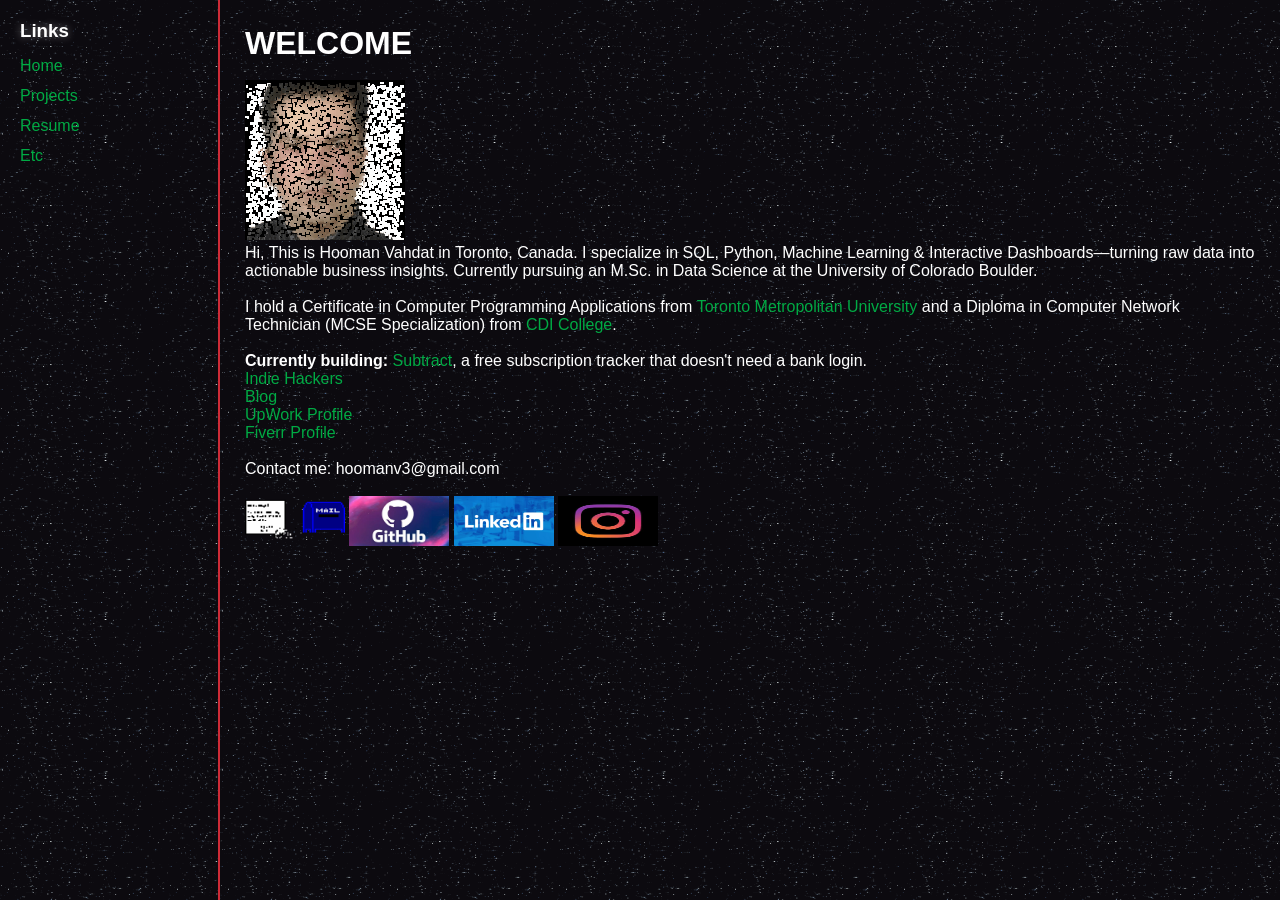
<file: index.html>
<!DOCTYPE html>
<html>
<head>
    <title>Hooman's Page</title>
    <link rel="stylesheet" href="mainstyle.css">
</head>

<body>
<div id="wrapper">

    <div id="leftcolumn">
        <h3>Links</h3>
        <a href="index.html">Home</a>
        <a href="projects.html">Projects</a>
        <a href="resume.html">Resume</a>
        <a href="etc.html">Etc</a>
    </div>

    <div id="content">
        <h1>WELCOME</h1>
    
        <p>
            <br><img src="hooman.gif"></img>
            <br>Hi, This is Hooman Vahdat in Toronto, Canada. I specialize in SQL, Python, Machine Learning & Interactive Dashboards—turning raw data into actionable business insights.
                Currently pursuing an M.Sc. in Data Science at the University of Colorado Boulder.
        </p>
        <p>
             <br>I hold a Certificate in Computer Programming Applications from <a href="http://www.torontomu.ca">Toronto Metropolitan University</a>
                and a Diploma in Computer Network Technician (MCSE Specialization) from <a href="http://www.cdicollege.ca">CDI College</a>.
        </p> 
        
             <p>
             <br><b>Currently building:</b>
             <a href="https://hoomanxo.github.io/subtract/?ref=portfolio">Subtract</a>,
             a free subscription tracker that doesn't need a bank login.
             <br><a href="https://www.indiehackers.com/hoomanxo">Indie Hackers</a>
             <br><a href="http://hoomanvahdat0.github.io"> Blog </a>
             <br><a href="https://www.upwork.com/freelancers/~01296bbcc2396a072c?mp_source=share"> UpWork Profile </a>
             <br><a href="https://www.fiverr.com/s/Neek8zp"> Fiverr Profile </a>
        </p>
            
        </p>
                
        <p>
             <br>Contact me: hoomanv3@gmail.com
        </p> 
        <p>
            <br>
            <a href="mailto:hoomanv3@gmail.com"><img src="email.gif"  width="100" height="50"></a>
            <a href="https://github.com/hoomanv3xo/hoomanv3xo"><img src="github.webp" width="100" height="50"></a>
            <a href="http://www.linkedin.com/in/hoomanvahdat"><img src="linkedin.webp" width="100" height="50"></a>
            <a href="https://www.instagram.com/hooman_the_coder"><img src="instagram.jpg" width="100" height="50"></a>
            
        </p>
    </div>

</div>



</body>
</html>
</file>
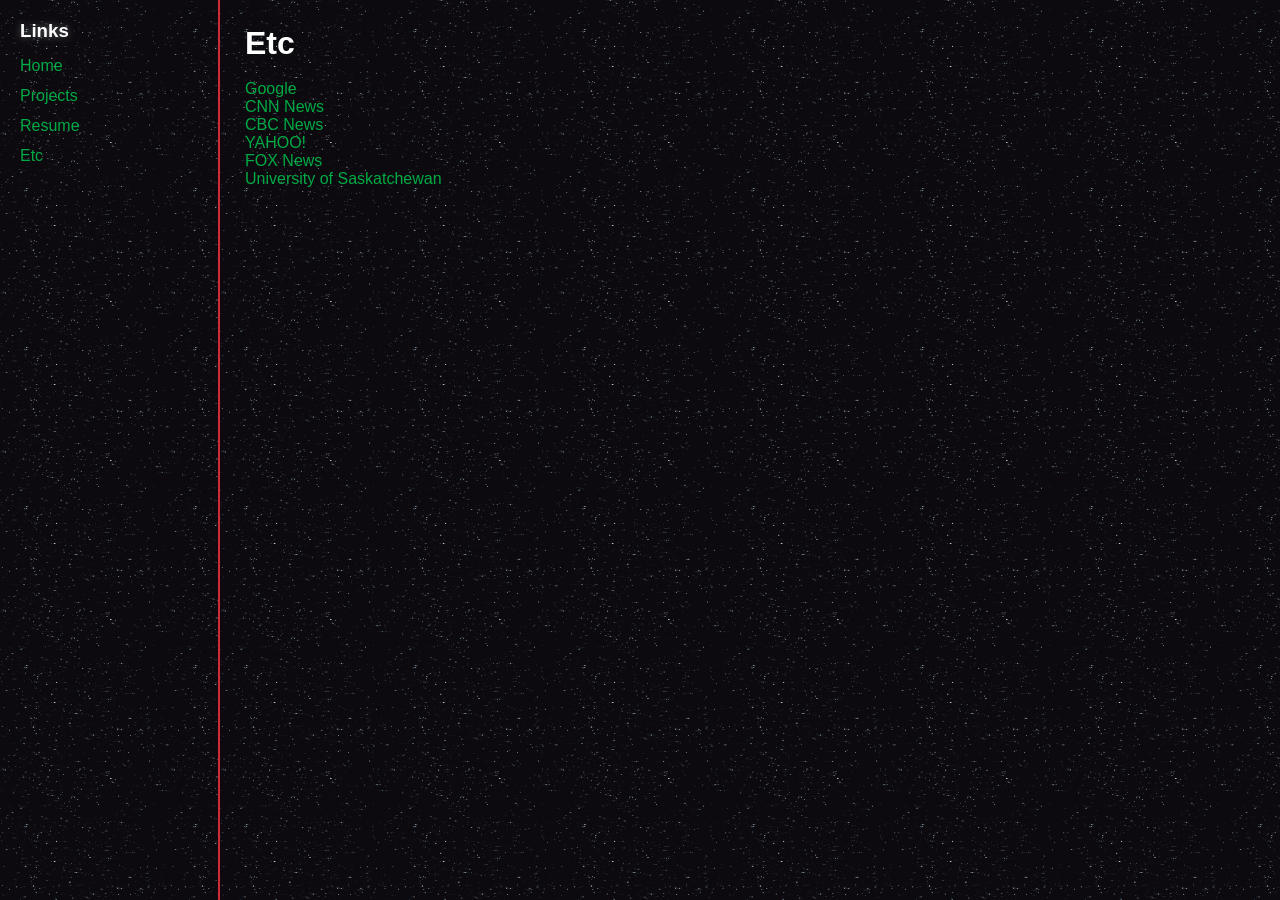
<file: etc.html>
<!DOCTYPE html>
<html>
<head>
    <title>Hooman's Page</title>
    <link rel="stylesheet" href="mainstyle.css">
</head>

<body>
<div id="wrapper">

    <div id="leftcolumn">
        <h3>Links</h3>
        <a href="index.html">Home</a>
        <a href="projects.html">Projects</a>
        <a href="resume.html">Resume</a>
        <a href="etc.html">Etc</a>
    </div>

    <div id="content">
        <h1>Etc</h1>

        <p>
            <br><a href="http://www.google.com">Google</a>
            <br><a href="http://www.cnn.com">CNN News</a>
            <br><a href="http://www.cbc.ca">CBC News</a>
            <br><a href="http://www.yahoo.com">YAHOO!</a>
            <br><a href="http://www.foxnews.com">FOX News</a>
            <br><a href="http://www.usask.ca">University of Saskatchewan</a>
            
        </p>
    </div>

</div>



</body>
</html>
</file>
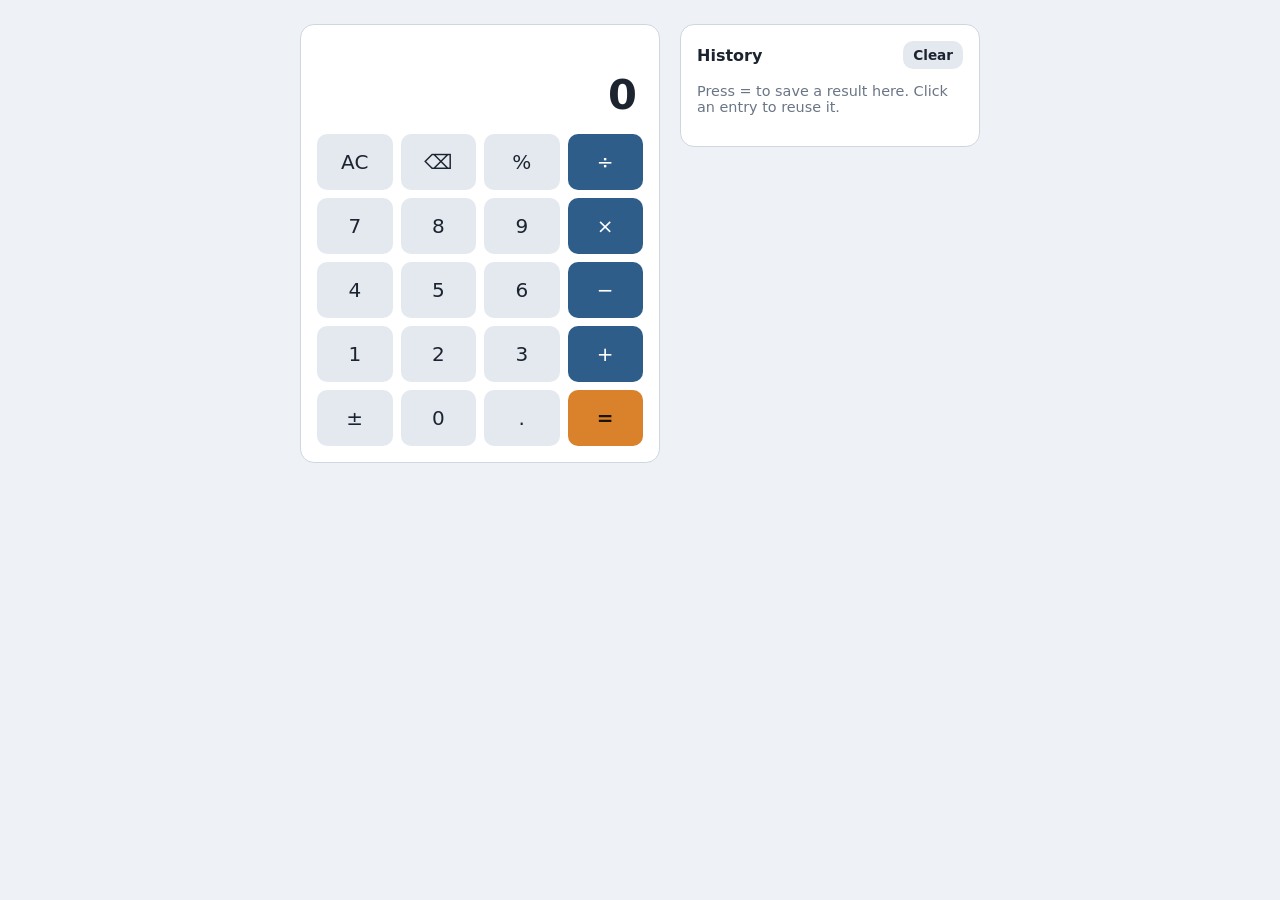
<file: js-calculator.html>
<!DOCTYPE html>
<html lang="en">
<head>
<meta charset="utf-8">
<meta name="viewport" content="width=device-width, initial-scale=1, viewport-fit=cover">
<title>Calculator</title>
<link rel="icon" href="data:image/svg+xml,<svg xmlns=%22http://www.w3.org/2000/svg%22 viewBox=%220 0 100 100%22><text y=%22.9em%22 font-size=%2290%22>🧮</text></svg>">
<style>
:root {
  --bg: #eef1f5; --panel: #ffffff; --ink: #1c2430; --muted: #6a7586;
  --key: #e4e9f0; --key-hover: #d6dde8; --op: #2f5d8a; --op-ink: #ffffff;
  --eq: #d9822b; --eq-ink: #1c1200; --line: #cfd6e0; --focus: #1a73e8;
  box-sizing: border-box;
  padding-top: env(safe-area-inset-top, 0px);
  padding-bottom: env(safe-area-inset-bottom, 0px);
}
@media (prefers-color-scheme: dark) {
  :root:not([data-theme="light"]) {
    --bg: #12161c; --panel: #1b222b; --ink: #e8edf4; --muted: #8b97a8;
    --key: #28313d; --key-hover: #344050; --op: #5c93c9; --op-ink: #0c1118;
    --eq: #e8963f; --eq-ink: #1c1200; --line: #323d4b; --focus: #7ab0ff;
    color-scheme: dark;
  }
}
:root[data-theme="dark"] {
  --bg: #12161c; --panel: #1b222b; --ink: #e8edf4; --muted: #8b97a8;
  --key: #28313d; --key-hover: #344050; --op: #5c93c9; --op-ink: #0c1118;
  --eq: #e8963f; --eq-ink: #1c1200; --line: #323d4b; --focus: #7ab0ff;
  color-scheme: dark;
}
html { scroll-padding-top: env(safe-area-inset-top, 0px); }
* { box-sizing: border-box; }
body {
  margin: 0; min-height: 100vh; background: var(--bg); color: var(--ink);
  font-family: "Segoe UI", system-ui, -apple-system, Roboto, sans-serif;
  display: flex; align-items: flex-start; justify-content: center;
  padding: 24px 16px;
}
.app { display: flex; gap: 20px; flex-wrap: wrap; justify-content: center; width: 100%; max-width: 720px; }
.calc, .history {
  background: var(--panel); border: 1px solid var(--line); border-radius: 14px; padding: 16px;
}
.calc { flex: 1 1 300px; max-width: 360px; }
.history { flex: 1 1 220px; max-width: 300px; min-height: 120px; align-self: flex-start; }
.display { text-align: right; padding: 8px 6px 14px; min-height: 92px; overflow: hidden; }
.expr { color: var(--muted); font-size: 0.95rem; min-height: 1.4em; overflow-wrap: anywhere; }
.value { font-size: 2.6rem; font-weight: 600; font-variant-numeric: tabular-nums; line-height: 1.2; overflow-wrap: anywhere; }
.value.small { font-size: 1.4rem; }
.keys { display: grid; grid-template-columns: repeat(4, 1fr); gap: 8px; }
button {
  font: inherit; font-size: 1.25rem; padding: 16px 0; border: 0; border-radius: 10px;
  background: var(--key); color: var(--ink); cursor: pointer;
}
button:hover { background: var(--key-hover); }
button:active { transform: translateY(1px); }
button:focus-visible { outline: 3px solid var(--focus); outline-offset: 2px; }
button.op { background: var(--op); color: var(--op-ink); }
button.op.active { outline: 3px solid var(--eq); outline-offset: -3px; }
button.eq { background: var(--eq); color: var(--eq-ink); font-weight: 700; }
button.wide { grid-column: span 2; }
.history h2 { font-size: 1rem; margin: 0 0 10px; display: flex; justify-content: space-between; align-items: center; }
.history h2 button { font-size: 0.85rem; padding: 6px 10px; }
.history ul { list-style: none; margin: 0; padding: 0; }
.history li { padding: 8px 0; border-top: 1px solid var(--line); font-variant-numeric: tabular-nums; cursor: pointer; }
.history li:hover { color: var(--op); }
.history li small { display: block; color: var(--muted); }
.empty { color: var(--muted); font-size: 0.9rem; }
@media (prefers-reduced-motion: no-preference) { button { transition: background 0.12s; } }
</style>
</head>
<body>
<div class="app">
  <main class="calc" aria-label="Calculator">
    <div class="display" aria-live="polite">
      <div class="expr" id="expr"></div>
      <div class="value" id="value">0</div>
    </div>
    <div class="keys" id="keys">
      <button data-action="clear">AC</button>
      <button data-action="back" aria-label="Backspace">⌫</button>
      <button data-action="percent">%</button>
      <button class="op" data-op="/" aria-label="Divide">÷</button>
      <button data-digit="7">7</button><button data-digit="8">8</button><button data-digit="9">9</button>
      <button class="op" data-op="*" aria-label="Multiply">×</button>
      <button data-digit="4">4</button><button data-digit="5">5</button><button data-digit="6">6</button>
      <button class="op" data-op="-" aria-label="Subtract">−</button>
      <button data-digit="1">1</button><button data-digit="2">2</button><button data-digit="3">3</button>
      <button class="op" data-op="+" aria-label="Add">+</button>
      <button data-action="negate" aria-label="Change sign">±</button>
      <button data-digit="0">0</button>
      <button data-action="dot">.</button>
      <button class="eq" data-action="equals">=</button>
    </div>
  </main>
  <aside class="history" aria-label="History">
    <h2>History <button id="clearHistory" type="button">Clear</button></h2>
    <ul id="historyList"></ul>
    <p class="empty" id="emptyMsg">Press = to save a result here. Click an entry to reuse it.</p>
  </aside>
</div>

<script>
(function () {
  var exprEl = document.getElementById("expr");
  var valueEl = document.getElementById("value");
  var keysEl = document.getElementById("keys");
  var listEl = document.getElementById("historyList");
  var emptyMsg = document.getElementById("emptyMsg");
  var SYMBOL = { "+": "+", "-": "−", "*": "×", "/": "÷" };

  var current = "0";      // number being typed
  var previous = null;    // left-hand number
  var operator = null;    // pending operator
  var fresh = false;      // next digit starts a new number
  var errored = false;

  function fmt(n) {
    if (!isFinite(n)) return "Error";
    return String(Number(n.toPrecision(12)));
  }

  function render() {
    valueEl.textContent = current;
    valueEl.classList.toggle("small", current.length > 11);
    exprEl.textContent = operator ? fmt(parseFloat(previous)) + " " + SYMBOL[operator] : "";
    var opButtons = keysEl.querySelectorAll("[data-op]");
    for (var i = 0; i < opButtons.length; i++) {
      opButtons[i].classList.toggle("active", operator === opButtons[i].dataset.op && fresh);
    }
  }

  function showError(msg) {
    errored = true;
    current = msg; previous = null; operator = null; fresh = true;
    render();
  }

  function compute(a, op, b) {
    if (op === "+") return a + b;
    if (op === "-") return a - b;
    if (op === "*") return a * b;
    if (op === "/") return b === 0 ? null : a / b;
  }

  function clearAll() { current = "0"; previous = null; operator = null; fresh = false; errored = false; render(); }

  function inputDigit(d) {
    if (errored) clearAll();
    if (fresh) { current = d; fresh = false; }
    else if (current === "0") current = d;
    else if (current.replace(/[-.]/g, "").length < 15) current += d;
    render();
  }

  function inputDot() {
    if (errored) clearAll();
    if (fresh) { current = "0."; fresh = false; }
    else if (current.indexOf(".") === -1) current += ".";
    render();
  }

  function chooseOp(op) {
    if (errored) return;
    if (operator && !fresh) { if (!evaluate(true)) return; }
    previous = current; operator = op; fresh = true;
    render();
  }

  function evaluate(chain) {
    if (!operator || errored) return true;
    var a = parseFloat(previous), b = parseFloat(current);
    var result = compute(a, operator, b);
    if (result === null) { showError("Can’t divide by zero"); return false; }
    var line = fmt(a) + " " + SYMBOL[operator] + " " + fmt(b);
    current = fmt(result);
    if (!chain) addHistory(line, current);
    previous = null; operator = null; fresh = true;
    render();
    return true;
  }

  function addHistory(line, result) {
    var li = document.createElement("li");
    var small = document.createElement("small");
    small.textContent = line + " =";
    var strong = document.createElement("span");
    strong.textContent = result;
    li.appendChild(small);
    li.appendChild(strong);
    li.dataset.result = result;
    listEl.insertBefore(li, listEl.firstChild);
    while (listEl.children.length > 10) listEl.removeChild(listEl.lastChild);
    emptyMsg.hidden = true;
  }

  function backspace() {
    if (errored) return clearAll();
    if (fresh) return;
    current = current.length > 1 && !(current.length === 2 && current[0] === "-") ? current.slice(0, -1) : "0";
    render();
  }

  function negate() {
    if (errored || current === "0") return;
    current = current[0] === "-" ? current.slice(1) : "-" + current;
    render();
  }

  function percent() {
    if (errored) return;
    current = fmt(parseFloat(current) / 100);
    fresh = true;
    render();
  }

  // One listener on the keypad handles every button (event delegation).
  keysEl.addEventListener("click", function (e) {
    var btn = e.target.closest("button");
    if (!btn) return;
    if (btn.dataset.digit) return inputDigit(btn.dataset.digit);
    if (btn.dataset.op) return chooseOp(btn.dataset.op);
    var actions = { clear: clearAll, back: backspace, percent: percent, negate: negate, dot: inputDot,
                    equals: function () { evaluate(false); } };
    if (actions[btn.dataset.action]) actions[btn.dataset.action]();
  });

  // Keyboard support
  document.addEventListener("keydown", function (e) {
    if (e.ctrlKey || e.metaKey || e.altKey) return;
    var k = e.key;
    if (k >= "0" && k <= "9") inputDigit(k);
    else if (k === ".") inputDot();
    else if ("+-*/".indexOf(k) !== -1) { e.preventDefault(); chooseOp(k); }
    else if (k === "Enter" || k === "=") { e.preventDefault(); evaluate(false); }
    else if (k === "Backspace") backspace();
    else if (k === "Escape") clearAll();
    else if (k === "%") percent();
  });

  // History: click an entry to reuse its result; Clear removes all nodes.
  listEl.addEventListener("click", function (e) {
    var li = e.target.closest("li");
    if (!li) return;
    current = li.dataset.result; previous = null; operator = null; fresh = true; errored = false;
    render();
  });
  document.getElementById("clearHistory").addEventListener("click", function () {
    while (listEl.firstChild) listEl.removeChild(listEl.firstChild);
    emptyMsg.hidden = false;
  });

  render();
})();
</script>
</body>
</html>
</file>
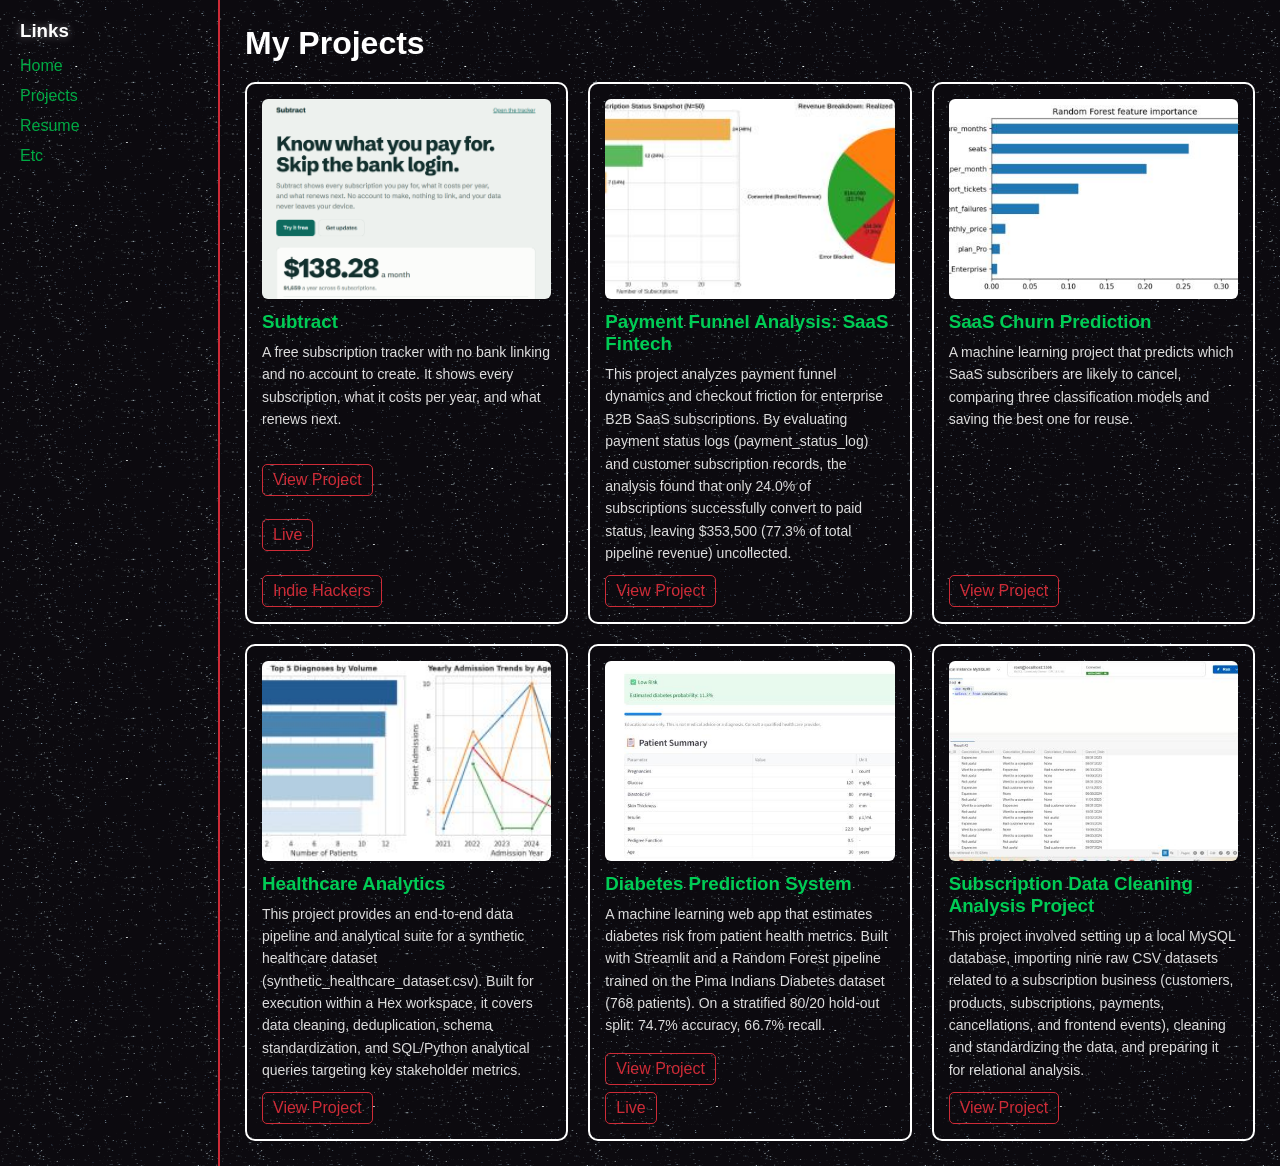
<file: projects.html>
<!DOCTYPE html>
<html>
<head>
    <title>Projects</title>
    <link rel="stylesheet" href="mainstyle.css">
    <style>
        .project-card img {
            width: 100%;
            height: 200px;
            object-fit: cover;
            border-radius: 6px;
            margin-bottom: 12px;
            display: block;
        }
    </style>
</head>
<body>
<div id="wrapper">
    <div id="leftcolumn">
        <h3>Links</h3>
        <a href="index.html">Home</a>
        <a href="projects.html">Projects</a>
        <a href="resume.html">Resume</a>
        <a href="etc.html">Etc</a>
    </div>
    <div id="content">
        <h1>My Projects</h1>
        <div class="projects-container">
            
               <div class="project-card">
                <img src="subtract.png" alt="Subtract subscription tracker">
                <h3>Subtract</h3>
                <p>A free subscription tracker with no bank linking and no account to create. It shows every subscription, what it costs per year, and what renews next.</p>
                <a href="https://github.com/hoomanxo/subtract">View Project</a>
                <a href="https://hoomanxo.github.io/subtract/?ref=portfolio">Live</a>
                <a href="https://www.indiehackers.com/hoomanxo">Indie Hackers</a>
            </div>

               <div class="project-card">
                <img src="funnel.jpg" alt="">
                <h3>Payment Funnel Analysis: SaaS Fintech</h3>
                <p>This project analyzes payment funnel dynamics and checkout friction for enterprise B2B SaaS subscriptions. By evaluating payment status logs (payment_status_log) and customer subscription records, 
                    the analysis found that only 24.0% of subscriptions successfully convert to paid status, leaving $353,500 (77.3% of total pipeline revenue) uncollected.</p>
                <a href="https://github.com/hoomanv3xo/Payment-Funnel-Analysis-SaaS-FinTech">View Project</a>
            </div>
            
            <div class="project-card">
                <img src="churn.jpg" alt="Chat app">
                <h3>SaaS Churn Prediction</h3>
                <p>A machine learning project that predicts which SaaS subscribers are likely to cancel, comparing three classification models and saving the best one for reuse.</p>
                <a href="https://github.com/hoomanv3xo/SaaS_Churn_Prediction">View Project</a>
            </div>

            <div class="project-card">
                <img src="health.jpg" alt="Healthcare Analytics">
                <h3>Healthcare Analytics</h3>
                <p>This project provides an end-to-end data pipeline and analytical suite for a synthetic healthcare dataset (synthetic_healthcare_dataset.csv). 
                    Built for execution within a Hex workspace, it covers data cleaning, deduplication, schema standardization, and SQL/Python analytical queries targeting key stakeholder metrics.</p>
                <a href="https://github.com/hoomanv3xo/HealthCare_Data_Analysis">View Project</a>
            </div>

            <div class="project-card">
                <img src="diabetes.jpg" alt="Diabetes Prediction System">
                <h3>Diabetes Prediction System</h3>
                <p>A machine learning web app that estimates diabetes risk from patient health metrics. Built with Streamlit and a Random Forest pipeline trained on the Pima Indians Diabetes dataset (768 patients).
                On a stratified 80/20 hold-out split: 74.7% accuracy, 66.7% recall.</p>
                <a href="https://github.com/hoomanv3xo/diabetes-prediction-system">View Project</a>
                <a href="https://hooman-diabetes-prediction-system.streamlit.app/">Live</a>
            </div>

            <div class="project-card">
                <img src="cleaning.jpg" alt="Subscription Data Cleaning Analysis Project">
                <h3>Subscription Data Cleaning Analysis Project</h3>
                <p>This project involved setting up a local MySQL database, importing nine raw CSV datasets related to a subscription business 
                    (customers, products, subscriptions, payments, cancellations, and frontend events), cleaning and standardizing the data, and preparing it for relational analysis.</p>
                <a href="https://github.com/hoomanv3xo/Subscription-Data-Cleaning-Analysis-Project">View Project</a>
            </div>
            
        </div>
    </div>
</div>
</body>
</html>
</file>
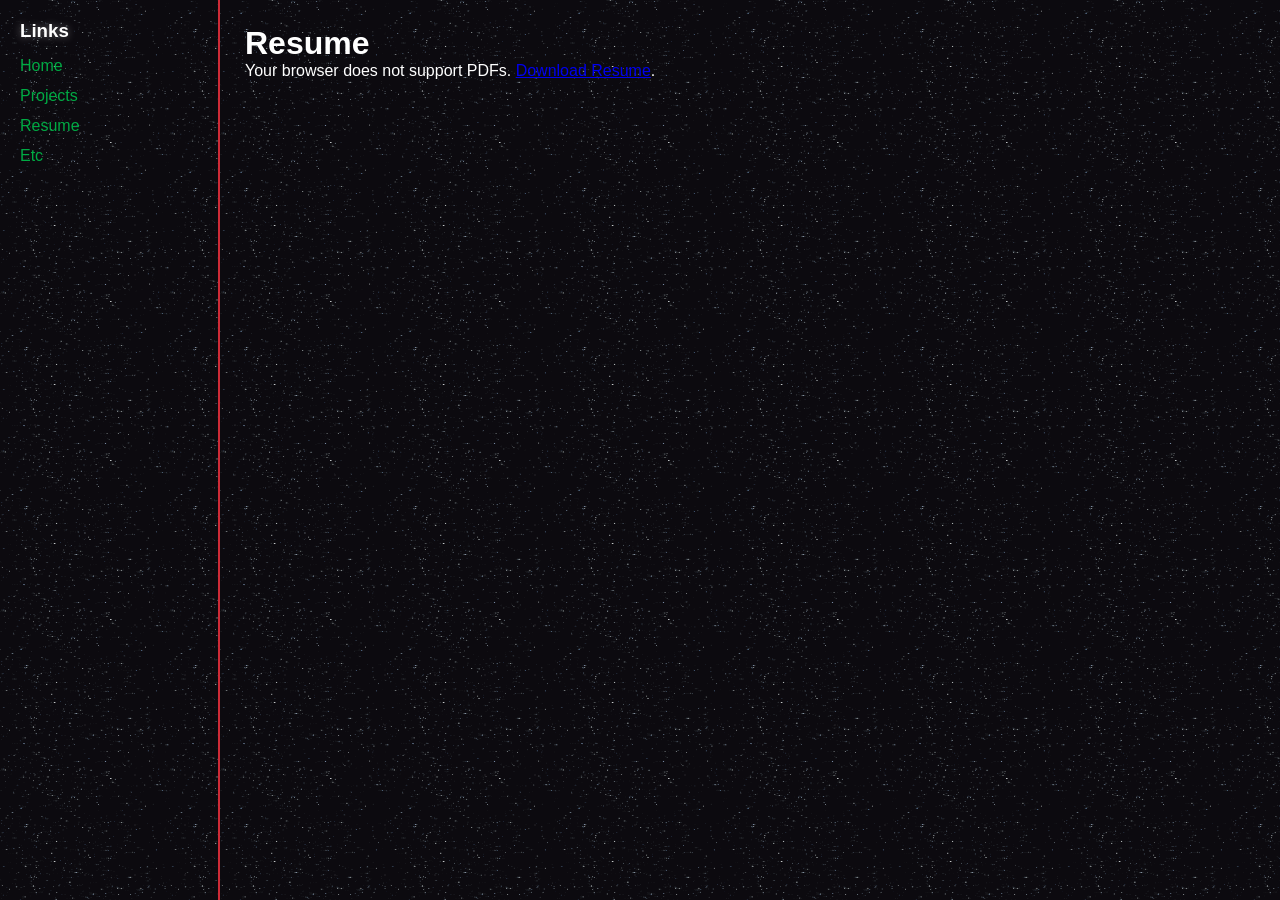
<file: resume.html>
<!DOCTYPE html>
<html>
<head>
    <title>Hooman's Page</title>
    <link rel="stylesheet" href="mainstyle.css">
</head>

<body>
<div id="wrapper">

    <div id="leftcolumn">
        <h3>Links</h3>
        <a href="index.html">Home</a>
        <a href="projects.html">Projects</a>
        <a href="resume.html">Resume</a>
        <a href="etc.html">Etc</a>
    </div>

    <div id="content">
        <h1>Resume</h1>
<object data="Hooman Vahdat Software Engineer.pdf" type="application/pdf" width="100%" height="600px">
    <p>Your browser does not support PDFs. <a href="Hooman.Vahdat.pdf">Download Resume</a>.</p>
</object>
        <p>
            
        </p>
    </div>

</div>



</body>
</html>
</file>
<file: mainstyle.css>
/* Reset */
* {
    box-sizing: border-box;
    margin: 0;
    padding: 0;
}
 
/* Body */
body {
    font-family: Verdana, Arial, Helvetica, sans-serif;
    color: #fff;
    background: #0a0a0a;
    overflow-x: hidden;
}
 
/* Moving star overlay */
body::before {
    content: "";
    position: fixed;
    width: 200%;
    height: 200%;
    top: -50%;
    left: -50%;
    background: radial-gradient(white 1px, transparent 1px);
    background-size: 50px 50px;
    opacity: 0.05;
    animation: moveStars 60s linear infinite;
    pointer-events: none;
}
 
@keyframes moveStars {
    from { transform: translate(0, 0); }
    to { transform: translate(100px, 100px); }
}
 
/* Layout */
#wrapper {
    display: flex;
    min-height: 100vh;
}
 
/* Sidebar */
#leftcolumn {
    width: 220px;
    padding: 20px;
    border-right: 2px solid #ce2b37;
    background-image: url("starx.gif");
    background-color: #050505;
}
 
#leftcolumn h3 {
    margin-bottom: 15px;
    color: #ffffff;
    text-shadow: 0 0 8px rgba(255, 255, 255, 0.4);
}
 
/* Neon Links */
#leftcolumn a {
    display: block;
    margin: 12px 0;
    color: #00aa44;
    text-decoration: none;
    position: relative;
    transition: 0.3s;
}
 
#leftcolumn a:hover {
    color: #fff;
    text-shadow:
        0 0 5px #00cc55,
        0 0 10px #00cc55,
        0 0 20px #00cc55;
    transform: translateX(8px);
}
 
#leftcolumn a::after {
    content: "";
    position: absolute;
    left: 0;
    bottom: -3px;
    width: 0;
    height: 2px;
    background: #00cc55;
    transition: 0.3s;
}
 
#leftcolumn a:hover::after {
    width: 100%;
}
 
/* Content */
#content {
    flex: 1;
    padding: 25px;
    background-image: url("starx.gif");
    background-color: #0a0a0a;
}
 
/* Tricolor Header — flickers through green, white, red */
h1 {
    color: #ffffff;
    animation: triflicker 3s infinite alternate;
}
 
@keyframes triflicker {
    0%   { color: #00aa44; text-shadow: 0 0 10px #00aa44, 0 0 20px #00aa44; }
    40%  { color: #ffffff; text-shadow: 0 0 10px #ffffff, 0 0 20px rgba(255,255,255,0.5); }
    70%  { color: #ffffff; text-shadow: 0 0 5px #ffffff; }
    100% { color: #ce2b37; text-shadow: 0 0 10px #ce2b37, 0 0 25px #ce2b37; }
}
 
/* Projects Grid — 3 per row */
.projects-container {
    display: grid;
    grid-template-columns: repeat(3, 1fr);
    gap: 20px;
    margin-top: 20px;
}
 
/* Project Card — tricolor border cycling */
.project-card {
    display: flex;
    flex-direction: column;
    background-image: url("starx.gif");
    border: 2px solid #ffffff;
    border-radius: 10px;
    padding: 15px;
    position: relative;
    transition: 0.3s;
    color: #fff;
}
 
.project-card h3 {
    color: #00cc55;
    margin-bottom: 8px;
}
 
.project-card p {
    color: #dddddd;
    font-size: 14px;
    line-height: 1.6;
    margin-bottom: 10px;
}
 
/* Glow on hover */
.project-card:hover {
    transform: scale(1.05);
    border-color: #ce2b37;
    box-shadow:
        0 0 10px #ce2b37,
        0 0 20px rgba(206, 43, 55, 0.5),
        0 0 5px #00aa44;
}
 
/* Animated tricolor border glow */
.project-card::before {
    content: "";
    position: absolute;
    inset: 0;
    border-radius: 10px;
    background: linear-gradient(90deg, #00aa44, #ffffff, #ce2b37, #00aa44);
    background-size: 300%;
    filter: blur(8px);
    opacity: 0;
    z-index: -1;
}
 
.project-card:hover::before {
    opacity: 1;
    animation: borderFlow 3s linear infinite;
}
 
@keyframes borderFlow {
    from { background-position: 0%; }
    to { background-position: 300%; }
}
 
/* Buttons — pinned to the bottom of each card */
.project-card a {
    display: inline-block;
    margin-top: auto;
    align-self: flex-start;
    padding: 6px 10px;
    border: 1px solid #ce2b37;
    border-radius: 5px;
    color: #ce2b37;
    text-decoration: none;
    transition: 0.3s;
}
 
.project-card a:hover {
    background: #ce2b37;
    color: white;
    box-shadow:
        0 0 10px #ce2b37,
        0 0 20px rgba(206, 43, 55, 0.6);
}
 
/* Responsive */
@media (max-width: 1000px) {
    .projects-container {
        grid-template-columns: repeat(2, 1fr);
    }
}
 
@media (max-width: 768px) {
    #wrapper {
        flex-direction: column;
    }
 
    #leftcolumn {
        width: 100%;
        border-right: none;
        border-bottom: 2px solid #ce2b37;
        text-align: center;
    }
 
    .projects-container {
        grid-template-columns: 1fr;
    }
}
/* Content links: tricolor neon hover */
#content > p a {
    display: inline-block;
    color: #00aa44;
    text-decoration: none;
    position: relative;
    transition: 0.3s;
}

#content > p a:hover {
    color: #fff;
    text-shadow:
        0 0 5px #00cc55,
        0 0 10px #00cc55,
        0 0 20px #ce2b37,
        0 0 30px #ce2b37;
    transform: translateX(8px);
}

/* Underline that grows in and flows green -> white -> red */
#content > p a::after {
    content: "";
    position: absolute;
    left: 0;
    bottom: -3px;
    width: 0;
    height: 2px;
    background: linear-gradient(90deg, #00aa44, #ffffff, #ce2b37, #00aa44);
    background-size: 300%;
    transition: width 0.3s;
}

#content > p a:hover::after {
    width: 100%;
    animation: borderFlow 3s linear infinite;
}

/* Icon links: green + red glow */
#content > p a img {
    transition: 0.3s;
}

#content > p a:hover img {
    filter: drop-shadow(0 0 5px #00cc55) drop-shadow(0 0 10px #ce2b37);
}

#content > p a:has(img)::after {
    display: none;
}
</file>
